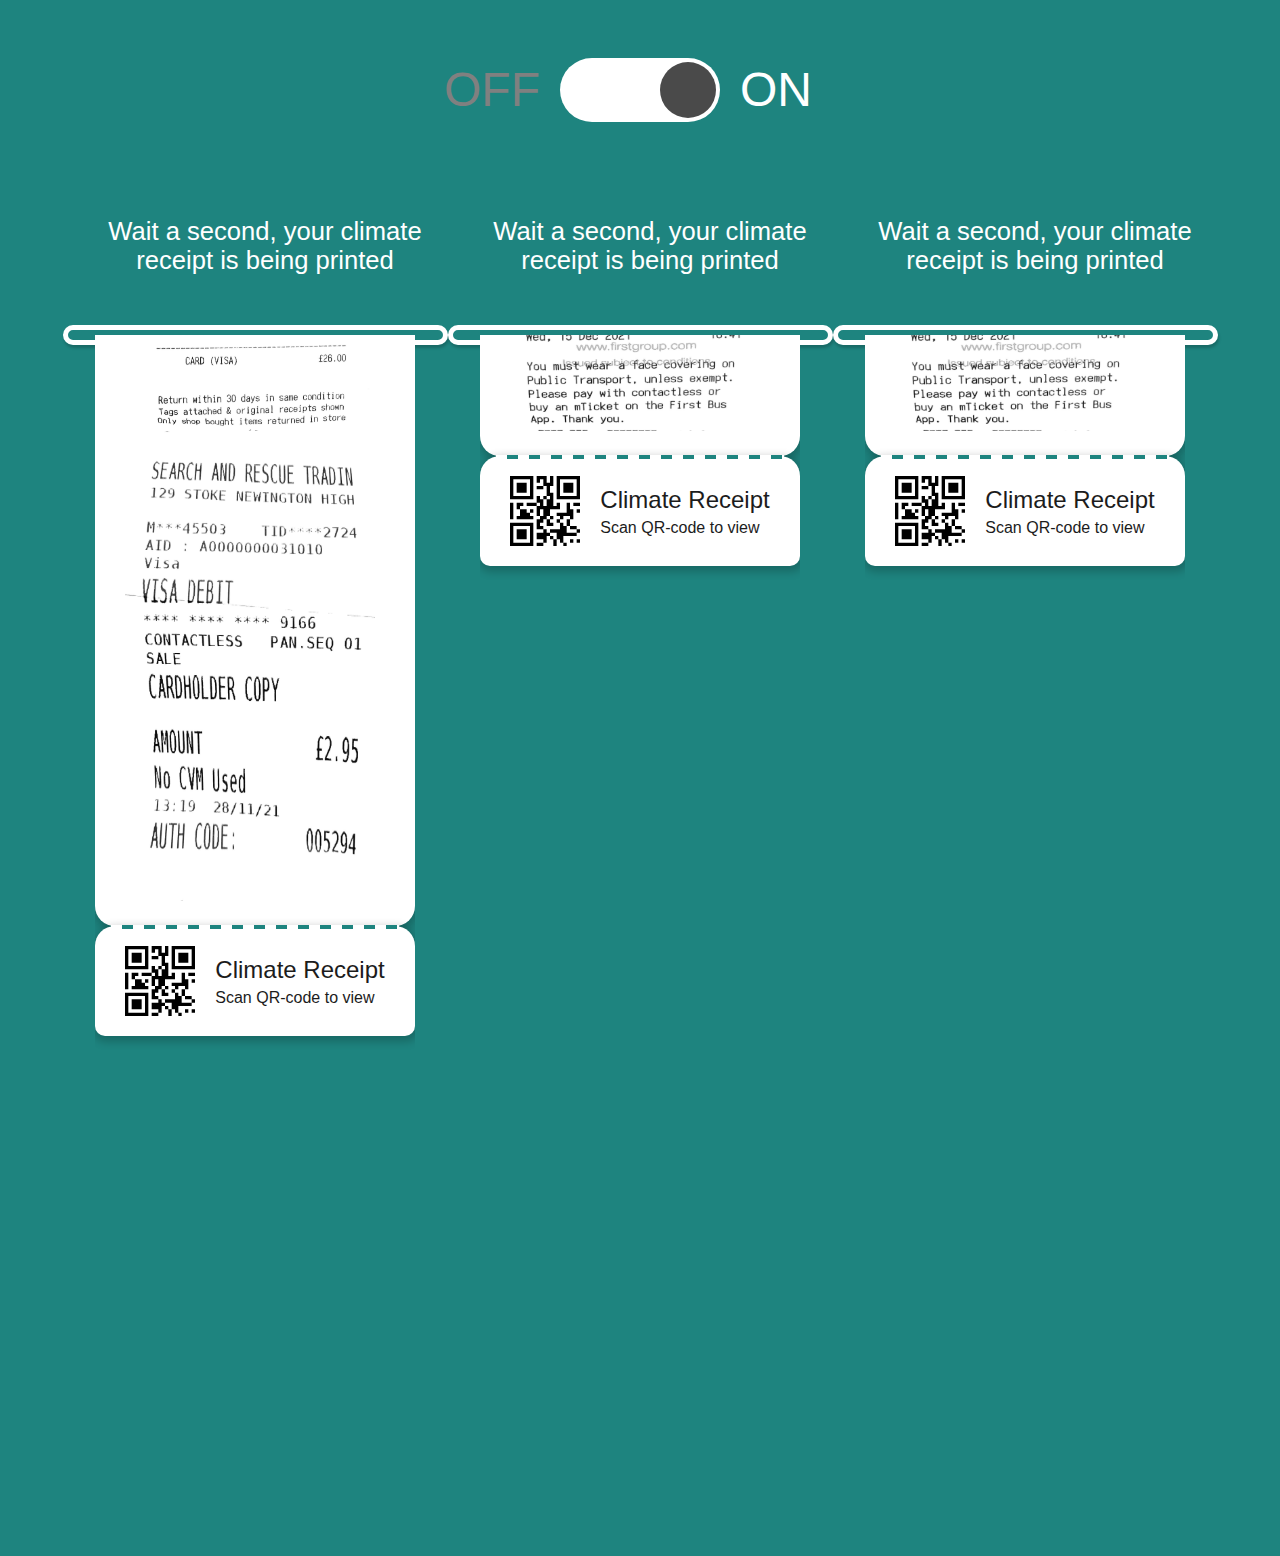
<file: index.html>
<!DOCTYPE html>
<html lang="en">
    <head>
        <meta charset="UTF-8">
        <title>Archive</title>
        <link rel="stylesheet" href="style.css">
        <link rel="stylesheet" href="https://fonts.googleapis.com/css?family=Lato:300">
    </head>
    <body>
      <div class="container">

         <div class="switch white">
   
            <input type="radio" name="switch" id="switch-off">
            <input type="radio" name="switch" id="switch-on" checked>
   
            <label for="switch-off">Off</label>
            <label for="switch-on">On</label>
   
            <span class="toggle"></span>
   
         </div> <!-- end switch -->
   
      </div> <!-- end container -->

        <main class="ticket-system">
            <div class="top">
            <h1 class="title">Wait a second, your climate receipt is being printed</h1>
            <div class="printer">
            </div>
            <div class="receipts-wrapper">
               <div class="receipts">
                  <div class="receipt">
                     <div class="route">
                        <h2>Shopping</h2>
                     </div>
                     <div class="details">
                        <div class="item">
                           <h3>Thrifting</h3>
                           <div class="item">
                            <img src="04.jpeg" style="width:250px;height:470px;">
                            <img src="02.jpeg" style="width:250px;height:470px;">
                           </div>
                        </div>
                     </div>
                  </div>
                  <div class="receipt qr-code">
                     <svg class="qr" xmlns="http://www.w3.org/2000/svg" viewBox="0 0 29.938 29.938">
                        <path d="M7.129 15.683h1.427v1.427h1.426v1.426H2.853V17.11h1.426v-2.853h2.853v1.426h-.003zm18.535 12.83h1.424v-1.426h-1.424v1.426zM8.555 15.683h1.426v-1.426H8.555v1.426zm19.957 12.83h1.427v-1.426h-1.427v1.426zm-17.104 1.425h2.85v-1.426h-2.85v1.426zm12.829 0v-1.426H22.81v1.426h1.427zm-5.702 0h1.426v-2.852h-1.426v2.852zM7.129 11.406v1.426h4.277v-1.426H7.129zm-1.424 1.425v-1.426H2.852v2.852h1.426v-1.426h1.427zm4.276-2.852H.002V.001h9.979v9.978zM8.555 1.427H1.426v7.127h7.129V1.427zm-5.703 25.66h4.276V22.81H2.852v4.277zm14.256-1.427v1.427h1.428V25.66h-1.428zM7.129 2.853H2.853v4.275h4.276V2.853zM29.938.001V9.98h-9.979V.001h9.979zm-1.426 1.426h-7.127v7.127h7.127V1.427zM0 19.957h9.98v9.979H0v-9.979zm1.427 8.556h7.129v-7.129H1.427v7.129zm0-17.107H0v7.129h1.427v-7.129zm18.532 7.127v1.424h1.426v-1.424h-1.426zm-4.277 5.703V22.81h-1.425v1.427h-2.85v2.853h2.85v1.426h1.425v-2.853h1.427v-1.426h-1.427v-.001zM11.408 5.704h2.85V4.276h-2.85v1.428zm11.403 11.405h2.854v1.426h1.425v-4.276h-1.425v-2.853h-1.428v4.277h-4.274v1.427h1.426v1.426h1.426V17.11h-.004zm1.426 4.275H22.81v-1.427h-1.426v2.853h-4.276v1.427h2.854v2.853h1.426v1.426h1.426v-2.853h5.701v-1.426h-4.276v-2.853h-.002zm0 0h1.428v-2.851h-1.428v2.851zm-11.405 0v-1.427h1.424v-1.424h1.425v-1.426h1.427v-2.853h4.276v-2.853h-1.426v1.426h-1.426V7.125h-1.426V4.272h1.426V0h-1.426v2.852H15.68V0h-4.276v2.852h1.426V1.426h1.424v2.85h1.426v4.277h1.426v1.426H15.68v2.852h-1.426V9.979H12.83V8.554h-1.426v2.852h1.426v1.426h-1.426v4.278h1.426v-2.853h1.424v2.853H12.83v1.426h-1.426v4.274h2.85v-1.426h-1.422zm15.68 1.426v-1.426h-2.85v1.426h2.85zM27.086 2.853h-4.275v4.275h4.275V2.853zM15.682 21.384h2.854v-1.427h-1.428v-1.424h-1.427v2.851zm2.853-2.851v-1.426h-1.428v1.426h1.428zm8.551-5.702h2.853v-1.426h-2.853v1.426zm1.426 11.405h1.427V22.81h-1.427v1.426zm0-8.553h1.427v-1.426h-1.427v1.426zm-12.83-7.129h-1.425V9.98h1.425V8.554z"/>
                     </svg>
                     <div class="description">
                        <h2>Climate Receipt</h2>
                        <p>Scan QR-code to view</p>
                     </div>
                  </div>
               </div>
            </div>
         </main>

         <main class="ticket-system">
            <div class="top">
            <h1 class="title">Wait a second, your climate receipt is being printed</h1>
            <div class="printer">
            </div>
            <div class="receipts-wrapper">
               <div class="receipts">
                  <div class="receipt">
                     <div class="route">
                        <h2>Transport</h2>
                     </div>
                     <div class="details">
                        <div class="item">
                           <h3>Public</h3>
                           <div class="item">
                            <img src="05.jpeg" style="width:250px;height:470px;">
                           </div>
                        </div>
                     </div>
                  </div>
                  <div class="receipt qr-code">
                     <svg class="qr" xmlns="http://www.w3.org/2000/svg" viewBox="0 0 29.938 29.938">
                        <path d="M7.129 15.683h1.427v1.427h1.426v1.426H2.853V17.11h1.426v-2.853h2.853v1.426h-.003zm18.535 12.83h1.424v-1.426h-1.424v1.426zM8.555 15.683h1.426v-1.426H8.555v1.426zm19.957 12.83h1.427v-1.426h-1.427v1.426zm-17.104 1.425h2.85v-1.426h-2.85v1.426zm12.829 0v-1.426H22.81v1.426h1.427zm-5.702 0h1.426v-2.852h-1.426v2.852zM7.129 11.406v1.426h4.277v-1.426H7.129zm-1.424 1.425v-1.426H2.852v2.852h1.426v-1.426h1.427zm4.276-2.852H.002V.001h9.979v9.978zM8.555 1.427H1.426v7.127h7.129V1.427zm-5.703 25.66h4.276V22.81H2.852v4.277zm14.256-1.427v1.427h1.428V25.66h-1.428zM7.129 2.853H2.853v4.275h4.276V2.853zM29.938.001V9.98h-9.979V.001h9.979zm-1.426 1.426h-7.127v7.127h7.127V1.427zM0 19.957h9.98v9.979H0v-9.979zm1.427 8.556h7.129v-7.129H1.427v7.129zm0-17.107H0v7.129h1.427v-7.129zm18.532 7.127v1.424h1.426v-1.424h-1.426zm-4.277 5.703V22.81h-1.425v1.427h-2.85v2.853h2.85v1.426h1.425v-2.853h1.427v-1.426h-1.427v-.001zM11.408 5.704h2.85V4.276h-2.85v1.428zm11.403 11.405h2.854v1.426h1.425v-4.276h-1.425v-2.853h-1.428v4.277h-4.274v1.427h1.426v1.426h1.426V17.11h-.004zm1.426 4.275H22.81v-1.427h-1.426v2.853h-4.276v1.427h2.854v2.853h1.426v1.426h1.426v-2.853h5.701v-1.426h-4.276v-2.853h-.002zm0 0h1.428v-2.851h-1.428v2.851zm-11.405 0v-1.427h1.424v-1.424h1.425v-1.426h1.427v-2.853h4.276v-2.853h-1.426v1.426h-1.426V7.125h-1.426V4.272h1.426V0h-1.426v2.852H15.68V0h-4.276v2.852h1.426V1.426h1.424v2.85h1.426v4.277h1.426v1.426H15.68v2.852h-1.426V9.979H12.83V8.554h-1.426v2.852h1.426v1.426h-1.426v4.278h1.426v-2.853h1.424v2.853H12.83v1.426h-1.426v4.274h2.85v-1.426h-1.422zm15.68 1.426v-1.426h-2.85v1.426h2.85zM27.086 2.853h-4.275v4.275h4.275V2.853zM15.682 21.384h2.854v-1.427h-1.428v-1.424h-1.427v2.851zm2.853-2.851v-1.426h-1.428v1.426h1.428zm8.551-5.702h2.853v-1.426h-2.853v1.426zm1.426 11.405h1.427V22.81h-1.427v1.426zm0-8.553h1.427v-1.426h-1.427v1.426zm-12.83-7.129h-1.425V9.98h1.425V8.554z"/>
                     </svg>
                     <div class="description">
                        <h2>Climate Receipt</h2>
                        <p>Scan QR-code to view</p>
                     </div>
                  </div>
               </div>
            </div>
         </main>

         <main class="ticket-system">
            <div class="top">
            <h1 class="title">Wait a second, your climate receipt is being printed</h1>
            <div class="printer">
            </div>
            <div class="receipts-wrapper">
               <div class="receipts">
                  <div class="receipt">
                     <div class="route">
                        <h2>Books</h2>
                     </div>
                     <div class="details">
                        <div class="item">
                           <h3>Borrowing</h3>
                           <div class="item">
                            <img src="05.jpeg" style="width:250px;height:470px;">
                           </div>
                        </div>
                     </div>
                  </div>
                  <div class="receipt qr-code">
                     <svg class="qr" xmlns="http://www.w3.org/2000/svg" viewBox="0 0 29.938 29.938">
                        <path d="M7.129 15.683h1.427v1.427h1.426v1.426H2.853V17.11h1.426v-2.853h2.853v1.426h-.003zm18.535 12.83h1.424v-1.426h-1.424v1.426zM8.555 15.683h1.426v-1.426H8.555v1.426zm19.957 12.83h1.427v-1.426h-1.427v1.426zm-17.104 1.425h2.85v-1.426h-2.85v1.426zm12.829 0v-1.426H22.81v1.426h1.427zm-5.702 0h1.426v-2.852h-1.426v2.852zM7.129 11.406v1.426h4.277v-1.426H7.129zm-1.424 1.425v-1.426H2.852v2.852h1.426v-1.426h1.427zm4.276-2.852H.002V.001h9.979v9.978zM8.555 1.427H1.426v7.127h7.129V1.427zm-5.703 25.66h4.276V22.81H2.852v4.277zm14.256-1.427v1.427h1.428V25.66h-1.428zM7.129 2.853H2.853v4.275h4.276V2.853zM29.938.001V9.98h-9.979V.001h9.979zm-1.426 1.426h-7.127v7.127h7.127V1.427zM0 19.957h9.98v9.979H0v-9.979zm1.427 8.556h7.129v-7.129H1.427v7.129zm0-17.107H0v7.129h1.427v-7.129zm18.532 7.127v1.424h1.426v-1.424h-1.426zm-4.277 5.703V22.81h-1.425v1.427h-2.85v2.853h2.85v1.426h1.425v-2.853h1.427v-1.426h-1.427v-.001zM11.408 5.704h2.85V4.276h-2.85v1.428zm11.403 11.405h2.854v1.426h1.425v-4.276h-1.425v-2.853h-1.428v4.277h-4.274v1.427h1.426v1.426h1.426V17.11h-.004zm1.426 4.275H22.81v-1.427h-1.426v2.853h-4.276v1.427h2.854v2.853h1.426v1.426h1.426v-2.853h5.701v-1.426h-4.276v-2.853h-.002zm0 0h1.428v-2.851h-1.428v2.851zm-11.405 0v-1.427h1.424v-1.424h1.425v-1.426h1.427v-2.853h4.276v-2.853h-1.426v1.426h-1.426V7.125h-1.426V4.272h1.426V0h-1.426v2.852H15.68V0h-4.276v2.852h1.426V1.426h1.424v2.85h1.426v4.277h1.426v1.426H15.68v2.852h-1.426V9.979H12.83V8.554h-1.426v2.852h1.426v1.426h-1.426v4.278h1.426v-2.853h1.424v2.853H12.83v1.426h-1.426v4.274h2.85v-1.426h-1.422zm15.68 1.426v-1.426h-2.85v1.426h2.85zM27.086 2.853h-4.275v4.275h4.275V2.853zM15.682 21.384h2.854v-1.427h-1.428v-1.424h-1.427v2.851zm2.853-2.851v-1.426h-1.428v1.426h1.428zm8.551-5.702h2.853v-1.426h-2.853v1.426zm1.426 11.405h1.427V22.81h-1.427v1.426zm0-8.553h1.427v-1.426h-1.427v1.426zm-12.83-7.129h-1.425V9.98h1.425V8.554z"/>
                     </svg>
                     <div class="description">
                        <h2>Climate Receipt</h2>
                        <p>Scan QR-code to view</p>
                     </div>
                  </div>
               </div>
            </div>
         </main>
         
    </body>
</html>
</file>
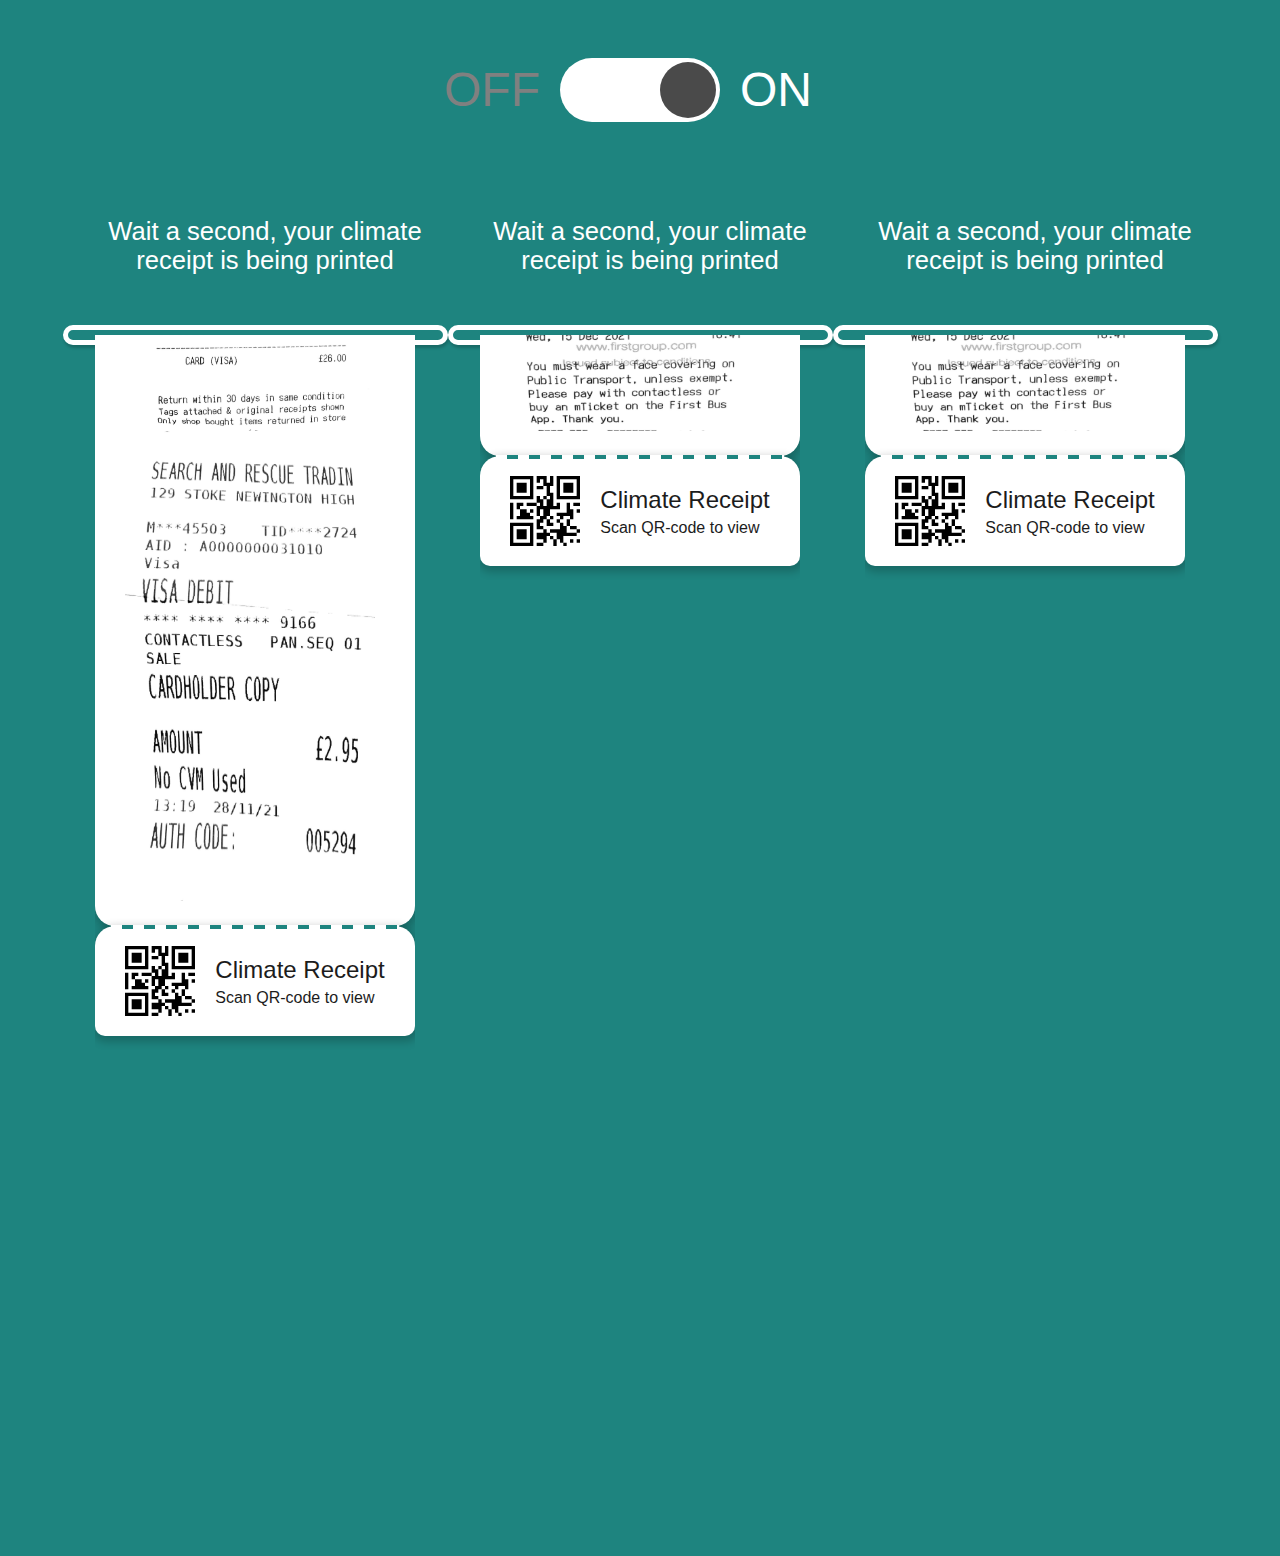
<file: index1.html>
<!DOCTYPE html>
<html lang="en">
    <head>
        <meta charset="UTF-8">
        <title>Archive</title>
        <link rel="stylesheet" href="style1.css">
        <link rel="stylesheet" href="https://fonts.googleapis.com/css?family=Lato:300">
    </head>
    <body>
      <div class="container">

         <div class="switch white">
   
            <input type="radio" name="switch" id="switch-off">
            <input type="radio" name="switch" id="switch-on" checked>
   
            <label for="switch-off">Off</label>
            <label for="switch-on">On</label>
   
            <span class="toggle"></span>
   
         </div> <!-- end switch -->
   
      </div> <!-- end container -->

        <main class="ticket-system">
            <div class="top">
            <h1 class="title">Wait a second, your climate receipt is being printed</h1>
            <div class="printer">
            </div>
            <div class="receipts-wrapper">
               <div class="receipts">
                  <div class="receipt">
                     <div class="route">
                        <h2>Shopping</h2>
                     </div>
                     <div class="details">
                        <div class="item">
                           <h3>Thrifting</h3>
                           <div class="item">
                            <img src="04.jpeg" style="width:250px;height:470px;">
                            <img src="02.jpeg" style="width:250px;height:470px;">
                           </div>
                        </div>
                     </div>
                  </div>
                  <div class="receipt qr-code">
                     <svg class="qr" xmlns="http://www.w3.org/2000/svg" viewBox="0 0 29.938 29.938">
                        <path d="M7.129 15.683h1.427v1.427h1.426v1.426H2.853V17.11h1.426v-2.853h2.853v1.426h-.003zm18.535 12.83h1.424v-1.426h-1.424v1.426zM8.555 15.683h1.426v-1.426H8.555v1.426zm19.957 12.83h1.427v-1.426h-1.427v1.426zm-17.104 1.425h2.85v-1.426h-2.85v1.426zm12.829 0v-1.426H22.81v1.426h1.427zm-5.702 0h1.426v-2.852h-1.426v2.852zM7.129 11.406v1.426h4.277v-1.426H7.129zm-1.424 1.425v-1.426H2.852v2.852h1.426v-1.426h1.427zm4.276-2.852H.002V.001h9.979v9.978zM8.555 1.427H1.426v7.127h7.129V1.427zm-5.703 25.66h4.276V22.81H2.852v4.277zm14.256-1.427v1.427h1.428V25.66h-1.428zM7.129 2.853H2.853v4.275h4.276V2.853zM29.938.001V9.98h-9.979V.001h9.979zm-1.426 1.426h-7.127v7.127h7.127V1.427zM0 19.957h9.98v9.979H0v-9.979zm1.427 8.556h7.129v-7.129H1.427v7.129zm0-17.107H0v7.129h1.427v-7.129zm18.532 7.127v1.424h1.426v-1.424h-1.426zm-4.277 5.703V22.81h-1.425v1.427h-2.85v2.853h2.85v1.426h1.425v-2.853h1.427v-1.426h-1.427v-.001zM11.408 5.704h2.85V4.276h-2.85v1.428zm11.403 11.405h2.854v1.426h1.425v-4.276h-1.425v-2.853h-1.428v4.277h-4.274v1.427h1.426v1.426h1.426V17.11h-.004zm1.426 4.275H22.81v-1.427h-1.426v2.853h-4.276v1.427h2.854v2.853h1.426v1.426h1.426v-2.853h5.701v-1.426h-4.276v-2.853h-.002zm0 0h1.428v-2.851h-1.428v2.851zm-11.405 0v-1.427h1.424v-1.424h1.425v-1.426h1.427v-2.853h4.276v-2.853h-1.426v1.426h-1.426V7.125h-1.426V4.272h1.426V0h-1.426v2.852H15.68V0h-4.276v2.852h1.426V1.426h1.424v2.85h1.426v4.277h1.426v1.426H15.68v2.852h-1.426V9.979H12.83V8.554h-1.426v2.852h1.426v1.426h-1.426v4.278h1.426v-2.853h1.424v2.853H12.83v1.426h-1.426v4.274h2.85v-1.426h-1.422zm15.68 1.426v-1.426h-2.85v1.426h2.85zM27.086 2.853h-4.275v4.275h4.275V2.853zM15.682 21.384h2.854v-1.427h-1.428v-1.424h-1.427v2.851zm2.853-2.851v-1.426h-1.428v1.426h1.428zm8.551-5.702h2.853v-1.426h-2.853v1.426zm1.426 11.405h1.427V22.81h-1.427v1.426zm0-8.553h1.427v-1.426h-1.427v1.426zm-12.83-7.129h-1.425V9.98h1.425V8.554z"/>
                     </svg>
                     <div class="description">
                        <h2>Climate Receipt</h2>
                        <p>Scan QR-code to view</p>
                     </div>
                  </div>
               </div>
            </div>
         </main>

         <main class="ticket-system">
            <div class="top">
            <h1 class="title">Wait a second, your climate receipt is being printed</h1>
            <div class="printer">
            </div>
            <div class="receipts-wrapper">
               <div class="receipts">
                  <div class="receipt">
                     <div class="route">
                        <h2>Transport</h2>
                     </div>
                     <div class="details">
                        <div class="item">
                           <h3>Public</h3>
                           <div class="item">
                            <img src="05.jpeg" style="width:250px;height:470px;">
                           </div>
                        </div>
                     </div>
                  </div>
                  <div class="receipt qr-code">
                     <svg class="qr" xmlns="http://www.w3.org/2000/svg" viewBox="0 0 29.938 29.938">
                        <path d="M7.129 15.683h1.427v1.427h1.426v1.426H2.853V17.11h1.426v-2.853h2.853v1.426h-.003zm18.535 12.83h1.424v-1.426h-1.424v1.426zM8.555 15.683h1.426v-1.426H8.555v1.426zm19.957 12.83h1.427v-1.426h-1.427v1.426zm-17.104 1.425h2.85v-1.426h-2.85v1.426zm12.829 0v-1.426H22.81v1.426h1.427zm-5.702 0h1.426v-2.852h-1.426v2.852zM7.129 11.406v1.426h4.277v-1.426H7.129zm-1.424 1.425v-1.426H2.852v2.852h1.426v-1.426h1.427zm4.276-2.852H.002V.001h9.979v9.978zM8.555 1.427H1.426v7.127h7.129V1.427zm-5.703 25.66h4.276V22.81H2.852v4.277zm14.256-1.427v1.427h1.428V25.66h-1.428zM7.129 2.853H2.853v4.275h4.276V2.853zM29.938.001V9.98h-9.979V.001h9.979zm-1.426 1.426h-7.127v7.127h7.127V1.427zM0 19.957h9.98v9.979H0v-9.979zm1.427 8.556h7.129v-7.129H1.427v7.129zm0-17.107H0v7.129h1.427v-7.129zm18.532 7.127v1.424h1.426v-1.424h-1.426zm-4.277 5.703V22.81h-1.425v1.427h-2.85v2.853h2.85v1.426h1.425v-2.853h1.427v-1.426h-1.427v-.001zM11.408 5.704h2.85V4.276h-2.85v1.428zm11.403 11.405h2.854v1.426h1.425v-4.276h-1.425v-2.853h-1.428v4.277h-4.274v1.427h1.426v1.426h1.426V17.11h-.004zm1.426 4.275H22.81v-1.427h-1.426v2.853h-4.276v1.427h2.854v2.853h1.426v1.426h1.426v-2.853h5.701v-1.426h-4.276v-2.853h-.002zm0 0h1.428v-2.851h-1.428v2.851zm-11.405 0v-1.427h1.424v-1.424h1.425v-1.426h1.427v-2.853h4.276v-2.853h-1.426v1.426h-1.426V7.125h-1.426V4.272h1.426V0h-1.426v2.852H15.68V0h-4.276v2.852h1.426V1.426h1.424v2.85h1.426v4.277h1.426v1.426H15.68v2.852h-1.426V9.979H12.83V8.554h-1.426v2.852h1.426v1.426h-1.426v4.278h1.426v-2.853h1.424v2.853H12.83v1.426h-1.426v4.274h2.85v-1.426h-1.422zm15.68 1.426v-1.426h-2.85v1.426h2.85zM27.086 2.853h-4.275v4.275h4.275V2.853zM15.682 21.384h2.854v-1.427h-1.428v-1.424h-1.427v2.851zm2.853-2.851v-1.426h-1.428v1.426h1.428zm8.551-5.702h2.853v-1.426h-2.853v1.426zm1.426 11.405h1.427V22.81h-1.427v1.426zm0-8.553h1.427v-1.426h-1.427v1.426zm-12.83-7.129h-1.425V9.98h1.425V8.554z"/>
                     </svg>
                     <div class="description">
                        <h2>Climate Receipt</h2>
                        <p>Scan QR-code to view</p>
                     </div>
                  </div>
               </div>
            </div>
         </main>

         <main class="ticket-system">
            <div class="top">
            <h1 class="title">Wait a second, your climate receipt is being printed</h1>
            <div class="printer">
            </div>
            <div class="receipts-wrapper">
               <div class="receipts">
                  <div class="receipt">
                     <div class="route">
                        <h2>Books</h2>
                     </div>
                     <div class="details">
                        <div class="item">
                           <h3>Borrowing</h3>
                           <div class="item">
                            <img src="05.jpeg" style="width:250px;height:470px;">
                           </div>
                        </div>
                     </div>
                  </div>
                  <div class="receipt qr-code">
                     <svg class="qr" xmlns="http://www.w3.org/2000/svg" viewBox="0 0 29.938 29.938">
                        <path d="M7.129 15.683h1.427v1.427h1.426v1.426H2.853V17.11h1.426v-2.853h2.853v1.426h-.003zm18.535 12.83h1.424v-1.426h-1.424v1.426zM8.555 15.683h1.426v-1.426H8.555v1.426zm19.957 12.83h1.427v-1.426h-1.427v1.426zm-17.104 1.425h2.85v-1.426h-2.85v1.426zm12.829 0v-1.426H22.81v1.426h1.427zm-5.702 0h1.426v-2.852h-1.426v2.852zM7.129 11.406v1.426h4.277v-1.426H7.129zm-1.424 1.425v-1.426H2.852v2.852h1.426v-1.426h1.427zm4.276-2.852H.002V.001h9.979v9.978zM8.555 1.427H1.426v7.127h7.129V1.427zm-5.703 25.66h4.276V22.81H2.852v4.277zm14.256-1.427v1.427h1.428V25.66h-1.428zM7.129 2.853H2.853v4.275h4.276V2.853zM29.938.001V9.98h-9.979V.001h9.979zm-1.426 1.426h-7.127v7.127h7.127V1.427zM0 19.957h9.98v9.979H0v-9.979zm1.427 8.556h7.129v-7.129H1.427v7.129zm0-17.107H0v7.129h1.427v-7.129zm18.532 7.127v1.424h1.426v-1.424h-1.426zm-4.277 5.703V22.81h-1.425v1.427h-2.85v2.853h2.85v1.426h1.425v-2.853h1.427v-1.426h-1.427v-.001zM11.408 5.704h2.85V4.276h-2.85v1.428zm11.403 11.405h2.854v1.426h1.425v-4.276h-1.425v-2.853h-1.428v4.277h-4.274v1.427h1.426v1.426h1.426V17.11h-.004zm1.426 4.275H22.81v-1.427h-1.426v2.853h-4.276v1.427h2.854v2.853h1.426v1.426h1.426v-2.853h5.701v-1.426h-4.276v-2.853h-.002zm0 0h1.428v-2.851h-1.428v2.851zm-11.405 0v-1.427h1.424v-1.424h1.425v-1.426h1.427v-2.853h4.276v-2.853h-1.426v1.426h-1.426V7.125h-1.426V4.272h1.426V0h-1.426v2.852H15.68V0h-4.276v2.852h1.426V1.426h1.424v2.85h1.426v4.277h1.426v1.426H15.68v2.852h-1.426V9.979H12.83V8.554h-1.426v2.852h1.426v1.426h-1.426v4.278h1.426v-2.853h1.424v2.853H12.83v1.426h-1.426v4.274h2.85v-1.426h-1.422zm15.68 1.426v-1.426h-2.85v1.426h2.85zM27.086 2.853h-4.275v4.275h4.275V2.853zM15.682 21.384h2.854v-1.427h-1.428v-1.424h-1.427v2.851zm2.853-2.851v-1.426h-1.428v1.426h1.428zm8.551-5.702h2.853v-1.426h-2.853v1.426zm1.426 11.405h1.427V22.81h-1.427v1.426zm0-8.553h1.427v-1.426h-1.427v1.426zm-12.83-7.129h-1.425V9.98h1.425V8.554z"/>
                     </svg>
                     <div class="description">
                        <h2>Climate Receipt</h2>
                        <p>Scan QR-code to view</p>
                     </div>
                  </div>
               </div>
            </div>
         </main>
         
    </body>
</html>
</file>
<file: style.css>
* {
    box-sizing: border-box;
}
html, body {
    height: 100%;
    margin-top: 100px;
}
body {
    @import url("https://fonts.googleapis.com/css?family=Ubuntu:300,400,500,700");
    font-family: "Ubuntu", sans-serif;
    background-color: #1e847f;
    height: 100%;
    -webkit-font-smoothing: antialiased;
    -moz-osx-font-smoothing: grayscale;
    text-align: left;
    color: #1c1c1c;
    display: flex;
    justify-content: center;
}

.img{
    text-align: center;
}

.ticket-system {
    max-width: 385px;
}
.ticket-system .top {
    display: flex;
    align-items: center;
    flex-direction: column;
}
.ticket-system .top .title {
    font-weight: normal;
    font-size: 1.6em;
    text-align: center;
    margin-left: 20px;
    margin-bottom: 50px;
    color: #fff;
}
.ticket-system .top .printer {
    width: 100%;
    height: 20px;
    border: 5px solid #fff;
    border-radius: 10px;
    box-shadow: 1px 3px 3px 0px rgba(0, 0, 0, 0.2);
   
}
.ticket-system .receipts-wrapper {
    overflow: hidden;
    margin-top: -10px;
    padding-bottom: 10px;
}
.ticket-system .receipts {
    width: 100%;
    display: flex;
    align-items: center;
    flex-direction: column;
    transform: translateY(-510px);
    animation-duration: 2.5s;
    animation-delay: 500ms;
    animation-name: print;
    animation-fill-mode: forwards;
}
.ticket-system .receipts .receipt {
    padding: 25px 30px;
    text-align: left;
    min-height: 500px;
    width: 100%;
    background-color: #fff;
    border-radius: 10px 10px 20px 20px;
    box-shadow: 1px 3px 8px 3px rgba(0, 0, 0, 0.2);
}

.ticket-system .receipts .receipt .route {
    display: flex;
    justify-content: space-between;
    align-items: center;
    margin: 0px ;
}

.ticket-system .receipts .receipt .route h2 {
    font-weight: 300;
    font-size: 2.2em;
    margin: 7px;
}
.ticket-system .receipts .receipt .details {
    display: flex;
    justify-content: space-between;
    flex-wrap: wrap;
}
.ticket-system .receipts .receipt .details .item {
    display: flex;
    flex-direction: column;
    min-width: 70px;
}
.ticket-system .receipts .receipt .details .item span {
    font-size: 0.8em;
    color: rgba(28, 28, 28, 0.7);
    font-weight: 500;
}
.ticket-system .receipts .receipt .details .item h3 {
    margin-top: 10px;
    margin-bottom: 25px;
    margin-left: 10px;
}
.ticket-system .receipts .receipt.qr-code {
    height: 110px;
    min-height: unset;
    position: relative;
    border-radius: 20px 20px 10px 10px;
    display: flex;
    align-items: center;
}
.ticket-system .receipts .receipt.qr-code::before {
    content: "";
    background: linear-gradient(to right, #fff 50%, #1e847f 50%);
    background-size: 22px 4px, 100% 4px;
    height: 4px;
    width: 90%;
    display: block;
    left: 0;
    right: 0;
    top: -1px;
    position: absolute;
    margin: auto;
}
.ticket-system .receipts .receipt.qr-code .qr {
    width: 70px;
    height: 70px;
}
.ticket-system .receipts .receipt.qr-code .description {
    margin-left: 20px;
}
.ticket-system .receipts .receipt.qr-code .description h2 {
    margin: 0 0 5px 0;
    font-weight: 500;
}
.ticket-system .receipts .receipt.qr-code .description p {
    margin: 0;
    font-weight: 400;
}
@keyframes print {
    0% {
        transform: translateY(-1010px);
   }
    15% {
    transform: translateY(-810px);
   }
    35% {
        transform: translateY(-595px);
   }
    55% {
    transform: translateY(-310px);
}
    70% {
        transform: translateY(-140px);
   }
    100% {
        transform: translateY(0);
   }
}


input {
    font-family: inherit;
    font-size: 100%;
    line-height: normal;
    margin: 0;
}

input[type="radio"] {
    box-sizing: border-box;
    padding: 0;
}

/* ---------- SWITCH ---------- */

.container {
	height: 64px;
	left: 50%;
	margin: -32px 0 0 -80px;
	position: absolute; 
	top: 10%;
	width: 160px;
}

.switch {
	background: #fff;
	border-radius: 32px;
	display: block;
	height: 64px;
	position: relative;
	width: 160px;
}

.switch label {
	color: #fff;
	font-size: 48px;
	font-weight: 300;
	line-height: 64px;
	text-transform: uppercase;
	-webkit-transition: color .2s ease;
	-moz-transition: color .2s ease;
	-ms-transition: color .2s ease;
	-o-transition: color .2s ease;
	transition: color .2s ease;
	width: 100px;
}

.switch label:nth-of-type(1) {
	left: -75%;
	position: absolute;
	text-align: right;
}

.switch label:nth-of-type(2) {
	position: absolute;
  right: -75%;
	text-align: left;
}

.switch input {
	height: 64px;
	left: 0;
	opacity: 0;
	position: absolute;
	top: 0;
	width: 160px;
	z-index: 2;
}

.switch input:checked~label:nth-of-type(1) { color: #fff; }
.switch input:checked~label:nth-of-type(2) { color: #808080; }

.switch input~:checked~label:nth-of-type(1) { color: #808080; }
.switch input~:checked~label:nth-of-type(2) { color: #fff; }

.switch input:checked~.toggle {
	left: 4px;
}

.switch input~:checked~.toggle {
	left: 100px;
}

.switch input:checked {
	z-index: 0;
}

.toggle {
	background: #4a4a4a;
	border-radius: 50%;
	height: 56px;
	left: 0;
	position: absolute;
	top: 4px;
	-webkit-transition: left .2s ease;
	-moz-transition: left .2s ease;
	-ms-transition: left .2s ease;
	-o-transition: left .2s ease;
	transition: left .2s ease;
	width: 56px;
	z-index: 1;
}
</file>
<file: style1.css>
* {
    box-sizing: border-box;
}
html, body {
    height: 100%;
    margin-top: 100px;
}
body {
    @import url("https://fonts.googleapis.com/css?family=Ubuntu:300,400,500,700");
    font-family: "Ubuntu", sans-serif;
    background-color: #1e847f;
    height: 100%;
    -webkit-font-smoothing: antialiased;
    -moz-osx-font-smoothing: grayscale;
    text-align: left;
    color: #1c1c1c;
    display: flex;
    justify-content: center;
}

.img{
    text-align: center;
}

.ticket-system {
    max-width: 385px;
}
.ticket-system .top {
    display: flex;
    align-items: center;
    flex-direction: column;
}
.ticket-system .top .title {
    font-weight: normal;
    font-size: 1.6em;
    text-align: center;
    margin-left: 20px;
    margin-bottom: 50px;
    color: #fff;
}
.ticket-system .top .printer {
    width: 100%;
    height: 20px;
    border: 5px solid #fff;
    border-radius: 10px;
    box-shadow: 1px 3px 3px 0px rgba(0, 0, 0, 0.2);
   
}
.ticket-system .receipts-wrapper {
    overflow: hidden;
    margin-top: -10px;
    padding-bottom: 10px;
}
.ticket-system .receipts {
    width: 100%;
    display: flex;
    align-items: center;
    flex-direction: column;
    transform: translateY(-510px);
    animation-duration: 2.5s;
    animation-delay: 500ms;
    animation-name: print;
    animation-fill-mode: forwards;
}
.ticket-system .receipts .receipt {
    padding: 25px 30px;
    text-align: left;
    min-height: 500px;
    width: 100%;
    background-color: #fff;
    border-radius: 10px 10px 20px 20px;
    box-shadow: 1px 3px 8px 3px rgba(0, 0, 0, 0.2);
}

.ticket-system .receipts .receipt .route {
    display: flex;
    justify-content: space-between;
    align-items: center;
    margin: 0px ;
}

.ticket-system .receipts .receipt .route h2 {
    font-weight: 300;
    font-size: 2.2em;
    margin: 7px;
}
.ticket-system .receipts .receipt .details {
    display: flex;
    justify-content: space-between;
    flex-wrap: wrap;
}
.ticket-system .receipts .receipt .details .item {
    display: flex;
    flex-direction: column;
    min-width: 70px;
}
.ticket-system .receipts .receipt .details .item span {
    font-size: 0.8em;
    color: rgba(28, 28, 28, 0.7);
    font-weight: 500;
}
.ticket-system .receipts .receipt .details .item h3 {
    margin-top: 10px;
    margin-bottom: 25px;
    margin-left: 10px;
}
.ticket-system .receipts .receipt.qr-code {
    height: 110px;
    min-height: unset;
    position: relative;
    border-radius: 20px 20px 10px 10px;
    display: flex;
    align-items: center;
}
.ticket-system .receipts .receipt.qr-code::before {
    content: "";
    background: linear-gradient(to right, #fff 50%, #1e847f 50%);
    background-size: 22px 4px, 100% 4px;
    height: 4px;
    width: 90%;
    display: block;
    left: 0;
    right: 0;
    top: -1px;
    position: absolute;
    margin: auto;
}
.ticket-system .receipts .receipt.qr-code .qr {
    width: 70px;
    height: 70px;
}
.ticket-system .receipts .receipt.qr-code .description {
    margin-left: 20px;
}
.ticket-system .receipts .receipt.qr-code .description h2 {
    margin: 0 0 5px 0;
    font-weight: 500;
}
.ticket-system .receipts .receipt.qr-code .description p {
    margin: 0;
    font-weight: 400;
}
@keyframes print {
    0% {
        transform: translateY(-1010px);
   }
    15% {
    transform: translateY(-810px);
   }
    35% {
        transform: translateY(-595px);
   }
    55% {
    transform: translateY(-310px);
}
    70% {
        transform: translateY(-140px);
   }
    100% {
        transform: translateY(0);
   }
}


input {
    font-family: inherit;
    font-size: 100%;
    line-height: normal;
    margin: 0;
}

input[type="radio"] {
    box-sizing: border-box;
    padding: 0;
}

/* ---------- SWITCH ---------- */

.container {
	height: 64px;
	left: 50%;
	margin: -32px 0 0 -80px;
	position: absolute; 
	top: 10%;
	width: 160px;
}

.switch {
	background: #fff;
	border-radius: 32px;
	display: block;
	height: 64px;
	position: relative;
	width: 160px;
}

.switch label {
	color: #fff;
	font-size: 48px;
	font-weight: 300;
	line-height: 64px;
	text-transform: uppercase;
	-webkit-transition: color .2s ease;
	-moz-transition: color .2s ease;
	-ms-transition: color .2s ease;
	-o-transition: color .2s ease;
	transition: color .2s ease;
	width: 100px;
}

.switch label:nth-of-type(1) {
	left: -75%;
	position: absolute;
	text-align: right;
}

.switch label:nth-of-type(2) {
	position: absolute;
  right: -75%;
	text-align: left;
}

.switch input {
	height: 64px;
	left: 0;
	opacity: 0;
	position: absolute;
	top: 0;
	width: 160px;
	z-index: 2;
}

.switch input:checked~label:nth-of-type(1) { color: #fff; }
.switch input:checked~label:nth-of-type(2) { color: #808080; }

.switch input~:checked~label:nth-of-type(1) { color: #808080; }
.switch input~:checked~label:nth-of-type(2) { color: #fff; }

.switch input:checked~.toggle {
	left: 4px;
}

.switch input~:checked~.toggle {
	left: 100px;
}

.switch input:checked {
	z-index: 0;
}

.toggle {
	background: #4a4a4a;
	border-radius: 50%;
	height: 56px;
	left: 0;
	position: absolute;
	top: 4px;
	-webkit-transition: left .2s ease;
	-moz-transition: left .2s ease;
	-ms-transition: left .2s ease;
	-o-transition: left .2s ease;
	transition: left .2s ease;
	width: 56px;
	z-index: 1;
}
</file>
